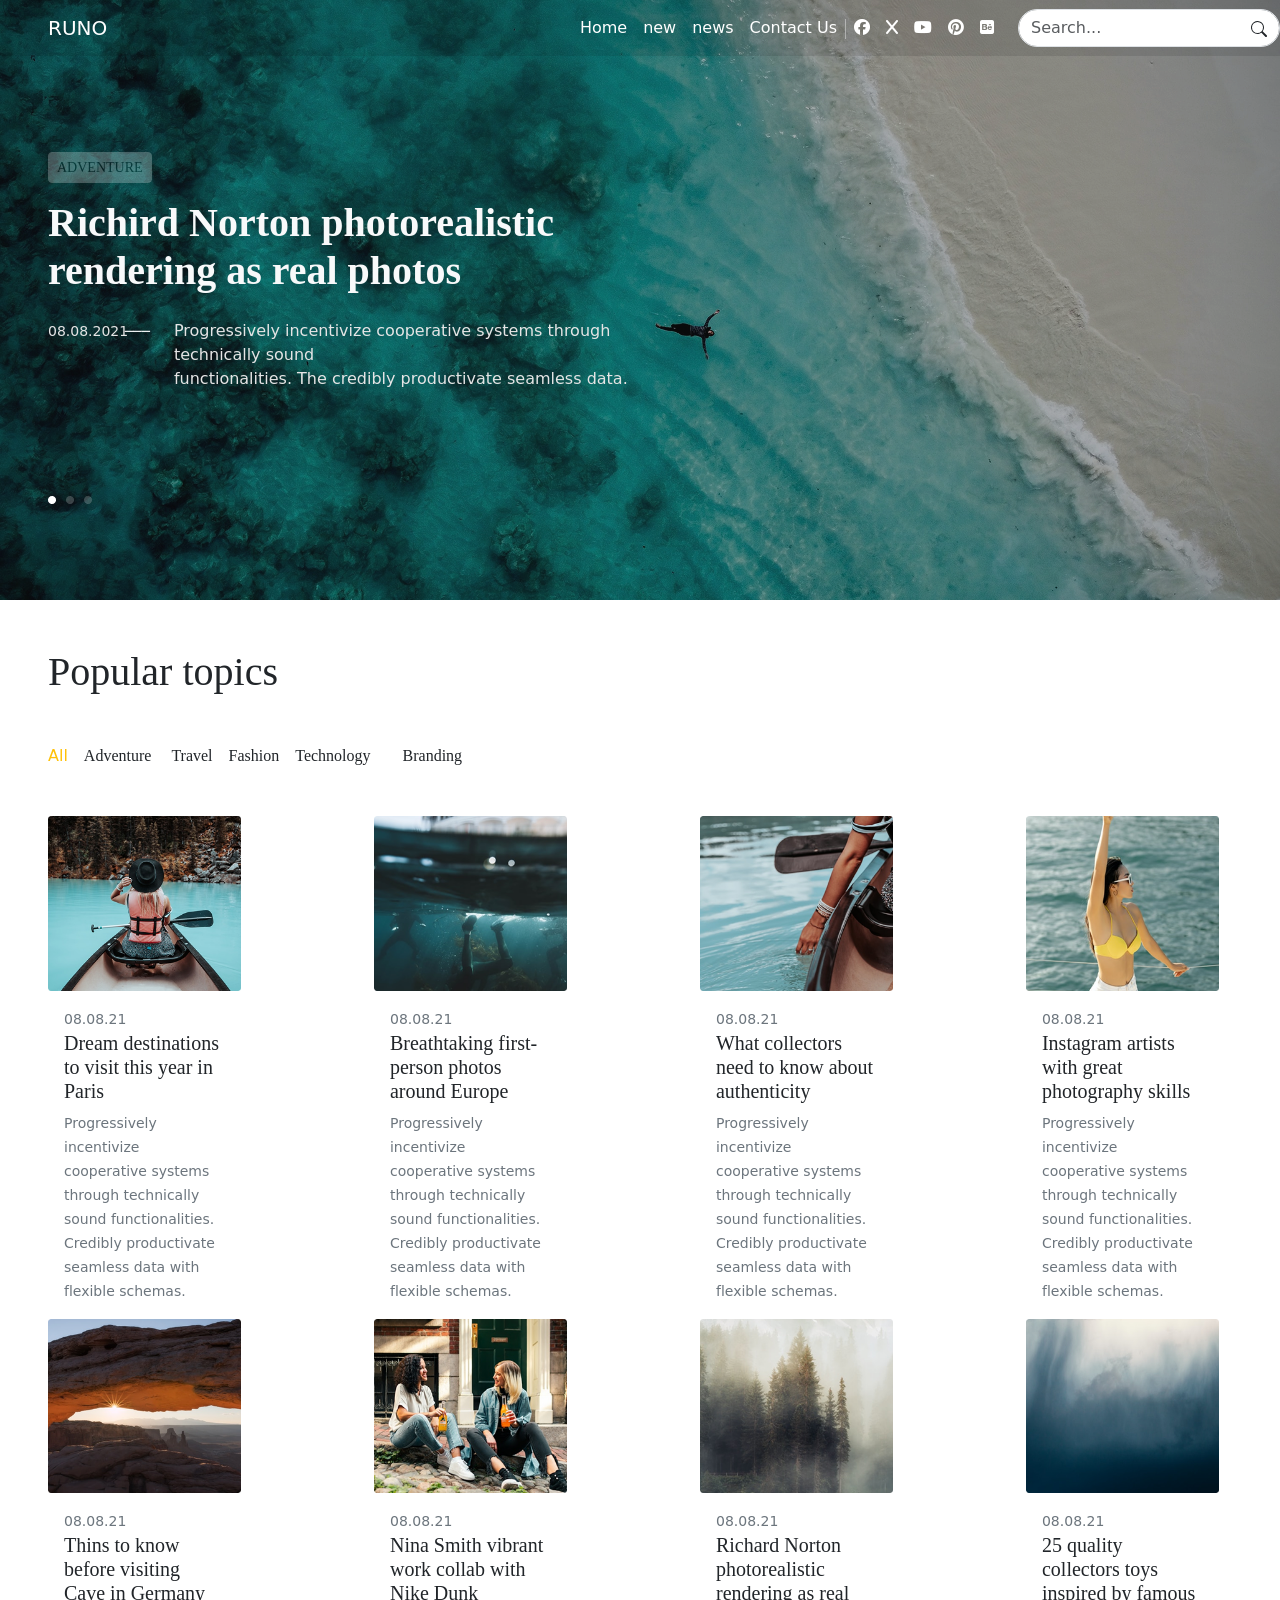
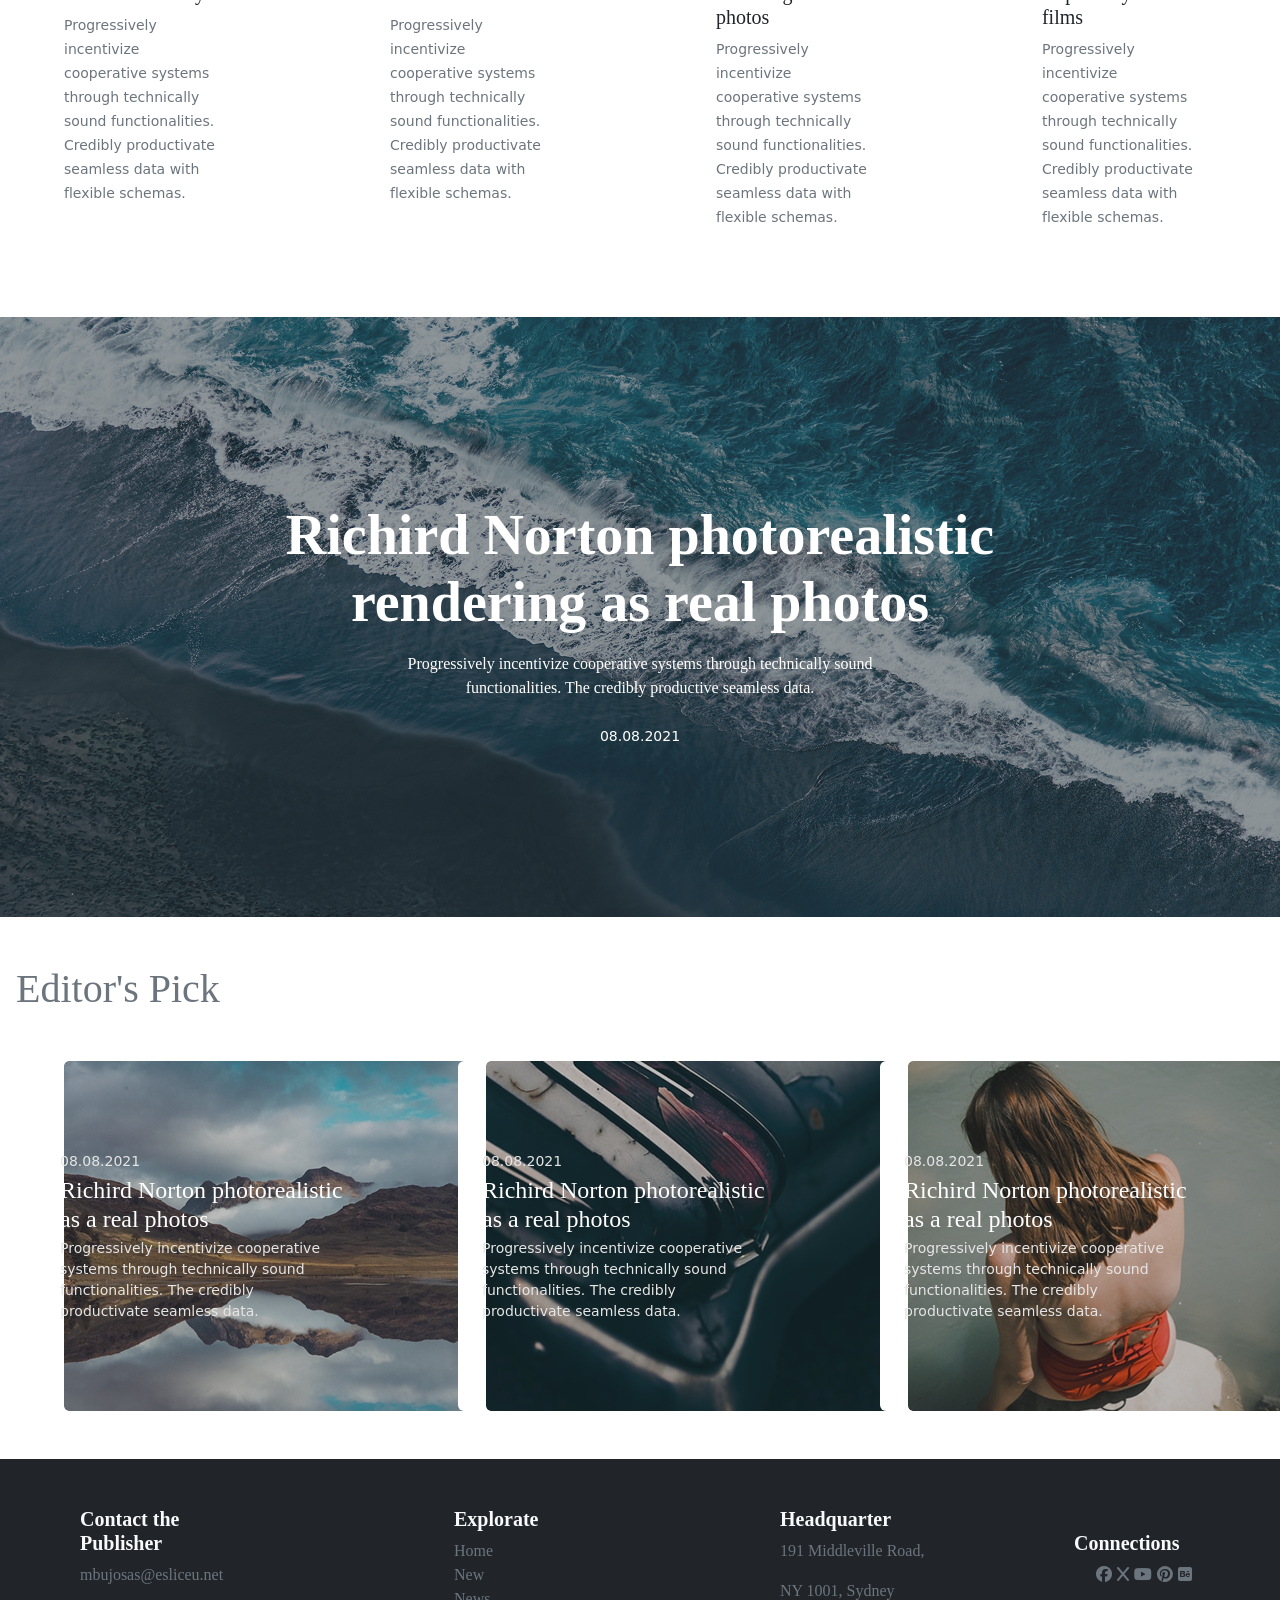
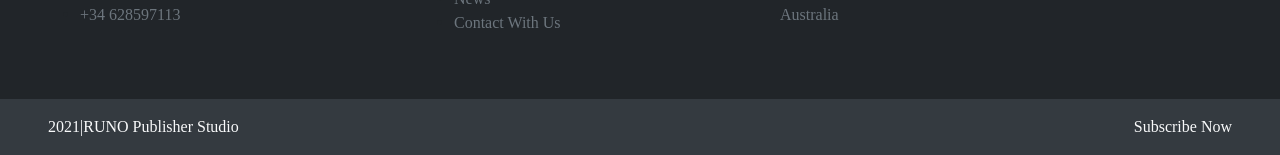
<file: index.html>
<!DOCTYPE html>
<html lang="ca">
<head>
  <meta charset="UTF-8">
  <meta name="viewport" content="width=device-width, initial-scale=1">
  <title></title>

  <link href="https://cdn.jsdelivr.net/npm/bootstrap@5.3.3/dist/css/bootstrap.min.css" rel="stylesheet">
  <link rel="stylesheet" href="assets/css/style.css">
  <link rel="stylesheet" href="https://cdnjs.cloudflare.com/ajax/libs/font-awesome/6.5.0/css/all.min.css"&gt>
</head>
<body>

  <!-- Div zone for headers-->
  <header class="backgrounds bg-home">
    
    <nav class="navbar navbar-expand-lg navbar-oscuro">
  <a class="navbar-brand text-white ms-5 " href="index.html">RUNO</a>
  <button class="navbar-toggler bg-light" type="button" data-toggle="collapse" data-target="#navbarSupportedContent" aria-controls="navbarSupportedContent" aria-expanded="false" aria-label="Toggle navigation">
    <span class="navbar-toggler-icon"></span>
  </button>

  <div class="collapse navbar-collapse ms-auto justify-content-end" id="navbarSupportedContent">
    <ul class="navbar-nav mr-auto">
      <li class="nav-item active">
        <a class="nav-link text-white" href="index.html">Home <span class="visually-hidden">(current)</span></a>
      <li class="nav-item">
        <a class="nav-link text-white" href="new.html">new</a>
      </li>
      <li class="nav-item">
        <a class="nav-link text-white" href="news.html">news</a>
      </li>
      <li class="nav-item">
        <a class="nav-link text-white" href="contact.html">Contact Us</a>
      </li>
      <li class="nav-item mt-2">
        <img src="assets/img/linia-divisoria-navbar.png">
      </li>
      <li>
        <a class="nav-link" href="https://www.facebook.com/" target="_blank">
          <i class="fa-brands fa-facebook text-white"></i>
        </a>
      </li>
      <li>
        <a class="nav-link" href="https://x.com/?lang=es" target="_blank">
          <i class="fa-solid fa-x text-white"></i>
        </a>
      </li>
      <li>
        <a class="nav-link" href="https://www.youtube.com/" target="_blank">
          <i class="fa-brands fa-youtube text-white"></i>
        </a>
      </li>
      <li>
        <a class="nav-link" href="https://es.pinterest.com/" target="_blank">
          <i class="fa-brands fa-pinterest text-white"></i>
        </a>
      </li>
      <li>
        <a class="nav-link me-3" href="https://www.behance.net/" target="_blank">
          <i class="fa-brands fa-square-behance text-white"></i>
        </a>
      </li>
    </ul>
    <div class="position-relative">
        <input type="text"
                class="form-control rounded-pill search-bar pe-5"
                placeholder="Search..."
                aria-label="Search">
        <button class="btn position-absolute top-50 end-0 translate-middle-y" type="button">
            <svg xmlns="http://www.w3.org/2000/svg" width="16" height="16" fill="currentColor" class="bi bi-search" viewBox="0 0 16 16">
                <path d="M11.742 10.344a6.5 6.5 0 1 0-1.397 1.398h-.001c.03.04.062.078.098.115l3.85 3.85a1 1 0 0 0 1.415-1.414l-3.85-3.85a1.007 1.007 0 0 0-.115-.1zM12 6.5a5.5 5.5 0 1 1-11 0 5.5 5.5 0 0 1 11 0z"/>
            </svg>
        </button>
    </div>
  </div>
</nav>
<div class="container-fluid mb-3">
</div>
<div class="container-fluid mb-3 mt-3">
</div>

<div class="mb-3 ms-5 mt-5 pt-5">
    <button class="btn btn-sm btn-light opacity-25 btn-sm lora-4" type="button">ADVENTURE</button>
</div>
<div class="ms-5">
  <h1 class="lora-4 text-light fw-bold">Richird Norton photorealistic <br>
    rendering as real photos</h1>
</div>
<div class="row mt-4">
  <div class="col-sm-1">
    <small class="lora-1 color-minitexto-header-new ms-5">08.08.2021</small>
  </div>
  <div class="col-auto ms-3">
    <small class="text-light">───</small>
  </div>
  <div class="col-sm-5 text-light mx-0 lora-1">
      <small class="fs-6 fw-light color-texto-news-abaix-home">Progressively incentivize cooperative systems through technically sound <br>
      functionalities. The credibly productivate seamless data.
      </small>
  </div>
</div>
<div class="ms-5 mt-5 pt-5">
  <img src="/assets/img/3-puntitos-foto-arriba.png" class="">
</div>
</header>
<section class="container-fluid">
  <div class="row">
    <div class="col-sm-12">
      <div class=""></div>
    </div>
  </div>
</section>

<!-- Div zone for small news-->
<div class="mt-5 mb-5 ">
  <hi class="mx-5 h1 lora-4">Popular topics</hi>
</div>
<div class="d-flex mb-5">
  <div class=" ms-5">
    <a class="text-warning me-3" href="index.html">All</a>
  </div>
  <div class="">
    <a class="text-dark lora-2 me-1" href="#adventure">Adventure</a>
  </div>
  <div class="">
    <a class="text-dark lora-2 ms-3 me-3" href="#travel">Travel</a>
  </div>
  <div class="">
    <a class="text-dark lora-2 me-3" href="#fashion">Fashion</a>
  </div>
  <div class="">
    <a class="text-dark lora-2 me-3" href="#technology">Technology</a>
  </div>
  <div class="">
    <a class="text-dark lora-2 mx-3 me-3" href="#branding">Branding</a>
  </div>
</div>

<!--ROW NUMBER 1-->
<div class="row" id="adventure">

  <div class="col-sm-2 ms-5">
    <div class="card post-card border-0">
      <img src="assets/img/foto-1-new-1-row.png">
      <div class="card-body">
        <small class="text-secondary lora-1">08.08.21</small>
        <h5 class="text-dark lora-4">Dream destinations to visit this year in Paris</h5>
          </a>
          <small class="text-secondary lora-1">Progressively incentivize cooperative systems through technically sound functionalities. Credibly productivate seamless data with flexible schemas.</small>
      </div>
    </div>
  </div>

  <div class="col-sm-1"></div>

  <div class="col-sm-2" id="travel">
    <div class="card post-card border-0">
      <img src="assets/img/foto-2-new-1-row.png">
      <div class="card-body">
        <small class="text-secondary lora-1">08.08.21</small>
        <h5 class="text-dark lora-4">Breathtaking first-person photos around Europe</h5>
          </a>
          <small class="text-secondary lora-1">Progressively incentivize cooperative systems through technically sound functionalities. Credibly productivate seamless data with flexible schemas.</small>
      </div>
    </div>
  </div>

  <div class="col-sm-1"></div>

  <div class="col-sm-2" id="technology">
    <div class="card post-card border-0">
      <img src="assets/img/foto-3-new-1-row.png">
      <div class="card-body">
        <small class="text-secondary lora-1">08.08.21</small>
        <h5 class="text-dark lora-4">What collectors need to know about authenticity</h5>
          </a>
          <small class="text-secondary lora-1">Progressively incentivize cooperative systems through technically sound functionalities. Credibly productivate seamless data with flexible schemas.</small>
      </div>
    </div>
  </div>

  <div class="col-sm-1"></div>

  <div class="col-sm-2" id="fashion">
    <div class="card post-card border-0">
      <img src="assets/img/foto-4-new-1-row.png">
      <div class="card-body">
        <small class="text-secondary lora-1">08.08.21</small>
        <h5 class="text-dark lora-4">Instagram artists with great photography skills</h5>
          </a>
          <small class="text-secondary lora-1">Progressively incentivize cooperative systems through technically sound functionalities. Credibly productivate seamless data with flexible schemas.</small>
      </div>
    </div>
  </div>
</div>

<!--ROW NUMBER 2-->
<div class="row">
  <div class="col-sm-2 ms-5 mb-5">
    <div class="card post-card border-0">
      <img src="assets/img/foto-1-new-2-row.png">
      <div class="card-body">
        <small class="text-secondary lora-1">08.08.21</small>
        <h5 class="text-dark lora-4">Thins to know before visiting Cave in Germany</h5>
          </a>
          <small class="text-secondary lora-1">Progressively incentivize cooperative systems through technically sound functionalities. Credibly productivate seamless data with flexible schemas.</small>
      </div>
    </div>
  </div>

  <div class="col-sm-1"></div>

  <div class="col-sm-2">
    <div class="card post-card border-0">
      <img src="assets/img/foto-2-new-2-row.png">
      <div class="card-body">
        <small class="text-secondary lora-1">08.08.21</small>
        <h5 class="text-dark lora-4">Nina Smith vibrant work collab with Nike Dunk</h5>
          </a>
          <small class="text-secondary lora-1">Progressively incentivize cooperative systems through technically sound functionalities. Credibly productivate seamless data with flexible schemas.</small>
      </div>
    </div>
  </div>

  <div class="col-sm-1"></div>

  <div class="col-sm-2">
    <div class="card post-card border-0">
      <img src="assets/img/foto-3-new-2-row.png">
      <div class="card-body">
        <small class="text-secondary lora-1">08.08.21</small>
        <h5 class="text-dark lora-4">Richard Norton photorealistic rendering as real photos</h5>
          </a>
          <small class="text-secondary lora-1">Progressively incentivize cooperative systems through technically sound functionalities. Credibly productivate seamless data with flexible schemas.</small>
      </div>
    </div>
  </div>

  <div class="col-sm-1"></div>

  <div class="col-sm-2">
    <div class="card post-card border-0">
      <img src="assets/img/foto-4-new-2-row.png">
      <div class="card-body">
        <small class="text-secondary lora-1">08.08.21</small>
        <h5 class="text-dark lora-4">25 quality collectors toys inspired by famous films</h5>
          </a>
          <small class="text-secondary lora-1">Progressively incentivize cooperative systems through technically sound functionalities. Credibly productivate seamless data with flexible schemas.</small>
      </div>
    </div>
  </div>
</div>

<!--SECTION FOR 2ND BIG IMAGE FOR ALL THE SCREEN-->
<section class="bg-2a-foto-home d-flex align-items-center text-center text-white mt-5 mb-5">
  <div class="container">
      <h1 class="display-4 fw-bold mt-3 lora-7">
        Richird Norton photorealistic<br>
        rendering as real photos
      </h1>
      <p class="mt-3 mb-4 lora-4">
        Progressively incentivize cooperative systems through technically sound<br>
        functionalities. The credibly productive seamless data.
      </p>
    <span class="small lora-1">08.08.2021</span>
  </div>
</section>

<!--SECTIONS FOR 3 NEWS LONELY-->
<section>
  <div class="mt-5 mb-5 ">
  <hi class="ms-3 h1 lora-4 text-secondary">Editor's Pick</hi>
</div>
</section>

<section>
  <div class="row d-flex mb-5">
    <div class="col-sm-3 card text-white d-flex mx-5 card border-0">
      <img src="assets/img/foto-1-news-abaix-home.png" class="card-img tamany-ftos-abaix-home ms-3">
      <div class="card-img-overlay d-flex flex-column justify-content-center">
        <small class="ms-2 mb-1 color-texto-news-abaix-home lora-1">08.08.2021</small>
        <h4 class="card-title ms-2 lora-4 mb-1">
        Richird Norton photorealistic <br>
        as a real photos
        </h4>
        <small class="ms-2 color-texto-news-abaix-home lora-1">
          Progressively incentivize cooperative systems through technically sound functionalities. 
          The credibly productivate seamless data.
        </small>
      </div> 
    </div>
    <div class="col-sm-3 card text-white d-flex mx-5 card border-0">
      <img src="assets/img/foto-2-news-abaix-home.png" class="card-img tamany-ftos-abaix-home ms-3">
      <div class="card-img-overlay d-flex flex-column justify-content-center">
        <small class="ms-2 mb-1 color-texto-news-abaix-home lora-1">08.08.2021</small>
        <h4 class="card-title ms-2 lora-4 mb-1">
        Richird Norton photorealistic <br>
        as a real photos
        </h4>
        <small class="ms-2 color-texto-news-abaix-home lora-1">
          Progressively incentivize cooperative systems through technically sound functionalities. 
          The credibly productivate seamless data.
        </small>
      </div> 
    </div>
    <div class="col-sm-3 card text-white d-flex mx-5 border-0">
      <img src="assets/img/foto-3-news-abaix-home.png" class="card-img tamany-ftos-abaix-home ms-3">
      <div class="card-img-overlay d-flex flex-column justify-content-center">
          <small class="ms-2 mb-1 color-texto-news-abaix-home lora-1">08.08.2021</small>
          <h4 class="card-title ms-2 lora-4 mb-1">
          Richird Norton photorealistic <br>
          as a real photos
          </h4>
          <small class="ms-2 color-texto-news-abaix-home lora-1">
            Progressively incentivize cooperative systems through technically sound functionalities. 
            The credibly productivate seamless data.
          </small>
        </div> 
      </div>
    </div>
  </div>
</section>

<!--FOOTER ZONE-->
<footer class="bg-dark">
  <div class="row">
    <div class="col-sm-2 mx-5">
      <ul>
        <li>
          <h5 class="text-light mt-5 lora-7">Contact the Publisher</h5>
        </li>
        <li>
          <p class="text-secondary lora-4">mbujosas@esliceu.net</p>
        </li>
        <li>
          <p class="text-secondary lora-4">+34 628597113</p>
        </li>
      </ul>
    </div>
    <div class="col-sm-1"></div>
    <div class="col-sm-2 mb-5">
      <ul>
        <li>
          <h5 class="text-light mt-5 lora-7">Explorate</h5>
        </li>
        <li>
          <a href="/index.html" class="text-secondary lora-4">Home</a>
        </li>
        <li>
          <a href="/new.html" class="text-secondary lora-4">New</a>
        </li>
        <li>
          <a href="/news.html" class="text-secondary lora-4">News</a>
        </li>
        <li>
          <a href="/contact.html" class="text-secondary lora-4">Contact With Us</a>
        </li>
      </ul>
    </div>
    <div class="col-sm-1"></div>
    <div class="col-sm-2">
      <ul>
        <li>
          <h5 class="text-light mt-5 lora-7">Headquarter</h5>
        </li>
        <li>
          <p class="text-secondary lora-4">191 Middleville Road,</p>
        </li>
        <li>
          <p class="text-secondary lora-4">NY 1001, Sydney Australia</p>
        </li>
      </ul>
    </div>
    <div class="col-sm-1"></div>
    <div class="col-sm-2">
      <li>
          <h5 class="text-light mt-5 lora-7">Connections</h5>
      </li>
      <li>
        <a href="https://www.facebook.com/" target="_blank">
          <i class="fa-brands fa-facebook"></i>
        </a>
        <a href="https://x.com/?lang=es" target="_blank">
          <i class="fa-solid fa-x"></i>
        </a>
        <a href="https://www.youtube.com/" target="_blank">
          <i class="fa-brands fa-youtube"></i>
        </a>
        <a href="https://es.pinterest.com/" target="_blank">
          <i class="fa-brands fa-pinterest"></i>
        </a>
        <a href="https://www.behance.net/" target="_blank">
          <i class="fa-brands fa-square-behance"></i>
        </a>
      </li>
    </div>
  </div>
</footer>

<!--2ND FOOTER ZONE-->
<footer class="background-sub-footer">
  <div class="row px-5">
    <div class="col-sm-6 mt-3">
      <p class="lora-4 text-light">2021|RUNO Publisher Studio</p>
    </div>
    <div class="col-sm-6 mt-3 text-end">
      <p class="lora-4 text-light">Subscribe Now</p>
    </div>
    </div>
  </div>
</footer>
<script src="https://code.jquery.com/jquery-3.3.1.slim.min.js" integrity="sha384-q8i/X+965DzO0rT7abK41JStQIAqVgRVzpbzo5smXKp4YfRvH+8abtTE1Pi6jizo" crossorigin="anonymous"></script>
<script src="https://cdn.jsdelivr.net/npm/popper.js@1.14.3/dist/umd/popper.min.js" integrity="sha384-ZMP7rVo3mIykV+2+9J3UJ46jBk0WLaUAdn689aCwoqbBJiSnjAK/l8WvCWPIPm49" crossorigin="anonymous"></script>
<script src="https://cdn.jsdelivr.net/npm/bootstrap@4.1.3/dist/js/bootstrap.min.js" integrity="sha384-ChfqqxuZUCnJSK3+MXmPNIyE6ZbWh2IMqE241rYiqJxyMiZ6OW/JmZQ5stwEULTy" crossorigin="anonymous"></script>
</body>
</html>
</file>
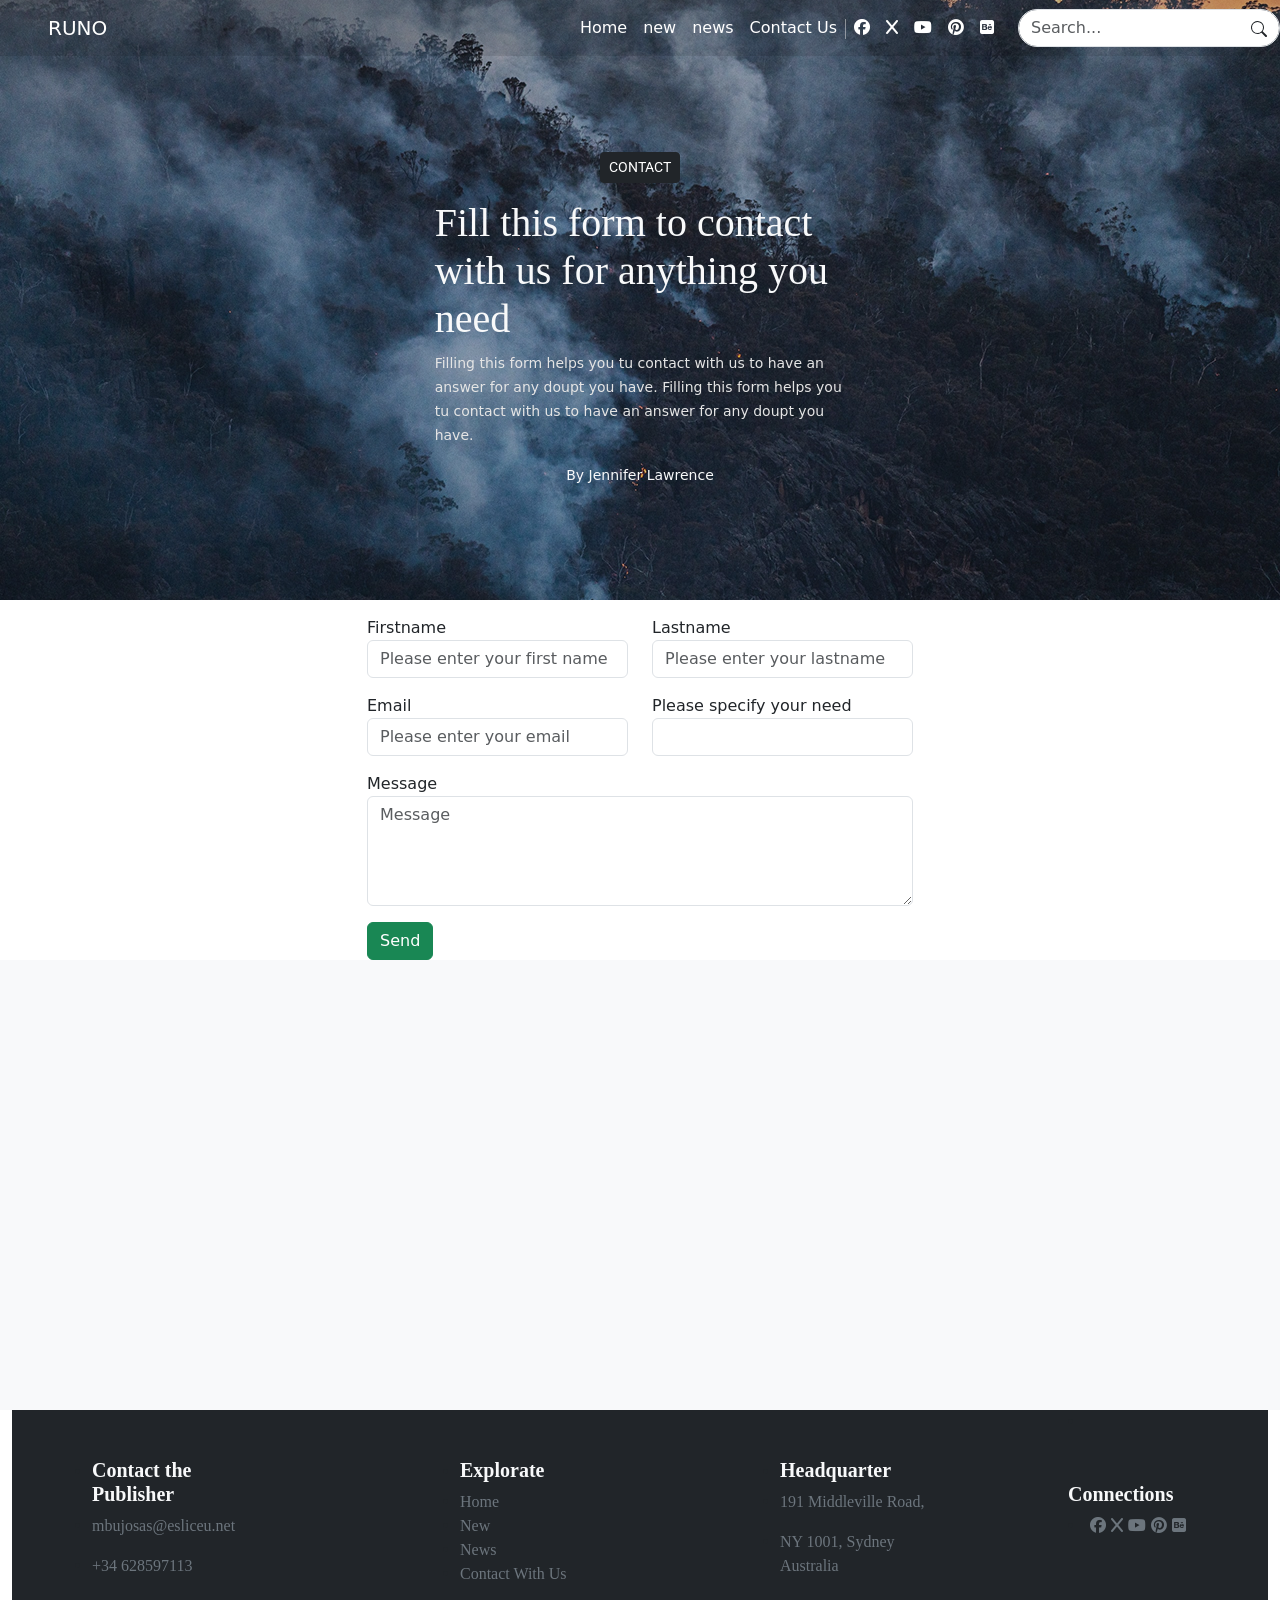
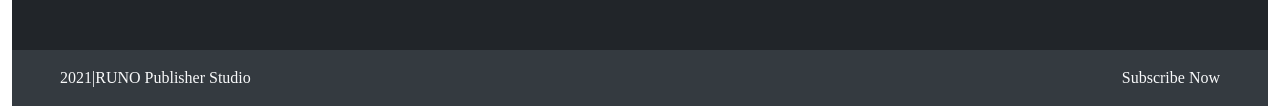
<file: contact.html>
<!DOCTYPE html>
<html lang="ca">
<head>
  <meta charset="UTF-8">
  <meta name="viewport" content="width=device-width, initial-scale=1">
  <title></title>

  <link href="https://cdn.jsdelivr.net/npm/bootstrap@5.3.3/dist/css/bootstrap.min.css" rel="stylesheet">
  <link rel="stylesheet" href="assets/css/style.css">
  <link rel="stylesheet" href="https://cdnjs.cloudflare.com/ajax/libs/font-awesome/6.5.0/css/all.min.css"&gt>
</head>
<body>
<header class="backgrounds bg-home-contact">
    
<nav class="navbar navbar-expand-lg navbar-oscuro">
  <a class="navbar-brand text-white ms-5 " href="index.html">RUNO</a>
  <button class="navbar-toggler bg-light" type="button" data-toggle="collapse" data-target="#navbarSupportedContent" aria-controls="navbarSupportedContent" aria-expanded="false" aria-label="Toggle navigation">
    <span class="navbar-toggler-icon"></span>
  </button>

  <div class="collapse navbar-collapse ms-auto justify-content-end" id="navbarSupportedContent">
    <ul class="navbar-nav mr-auto">
      <li class="nav-item active">
        <a class="nav-link text-white" href="index.html">Home <span class="visually-hidden">(current)</span></a>
      <li class="nav-item">
        <a class="nav-link text-white" href="new.html">new</a>
      </li>
      <li class="nav-item">
        <a class="nav-link text-white" href="news.html">news</a>
      </li>
      <li class="nav-item">
        <a class="nav-link text-white" href="contact.html">Contact Us</a>
      </li>
      <li class="nav-item mt-2">
        <img src="assets/img/linia-divisoria-navbar.png">
      </li>
      <li>
        <a class="nav-link" href="https://www.facebook.com/" target="_blank">
          <i class="fa-brands fa-facebook text-white"></i>
        </a>
      </li>
      <li>
        <a class="nav-link" href="https://x.com/?lang=es" target="_blank">
          <i class="fa-solid fa-x text-white"></i>
        </a>
      </li>
      <li>
        <a class="nav-link" href="https://www.youtube.com/" target="_blank">
          <i class="fa-brands fa-youtube text-white"></i>
        </a>
      </li>
      <li>
        <a class="nav-link" href="https://es.pinterest.com/" target="_blank">
          <i class="fa-brands fa-pinterest text-white"></i>
        </a>
      </li>
      <li>
        <a class="nav-link me-3" href="https://www.behance.net/" target="_blank">
          <i class="fa-brands fa-square-behance text-white"></i>
        </a>
      </li>
    </ul>
    <div class="position-relative">
        <input type="text"
                class="form-control rounded-pill search-bar pe-5"
                placeholder="Search..."
                aria-label="Search">
        <button class="btn position-absolute top-50 end-0 translate-middle-y" type="button">
            <svg xmlns="http://www.w3.org/2000/svg" width="16" height="16" fill="currentColor" class="bi bi-search" viewBox="0 0 16 16">
                <path d="M11.742 10.344a6.5 6.5 0 1 0-1.397 1.398h-.001c.03.04.062.078.098.115l3.85 3.85a1 1 0 0 0 1.415-1.414l-3.85-3.85a1.007 1.007 0 0 0-.115-.1zM12 6.5a5.5 5.5 0 1 1-11 0 5.5 5.5 0 0 1 11 0z"/>
            </svg>
        </button>
    </div>
  </div>
</nav>
<div class="container-fluid mb-5">
</div>
<div class="container-fluid mb-5 mt-5">
</div>
<div class="row">
<div class="col-sm-4"></div>
<div class="col-sm-4">
<div class="mb-3 text-center mt-5">
  <button class="btn btn-dark btn-sm roboto-4" type="button">CONTACT</button>
</div>
<div>
  <h1 class="lora-4 text-light">Fill this form to contact with us for anything you need</h1>
  <small class="color-minitexto-header-new lora-1">Filling this form helps you tu contact with us to have an answer for any doupt you have. 
                                                    Filling this form helps you tu contact with us to have an answer for any doupt you have.</small>
</div>
</div>
  <div class="col-sm-4"></div>
</div>
<div class="row d-flex mt-3">
  <div class="col-sm-4"></div>
  <div class="col-sm-4 text-center">
    <small class="text-light lora-1">By Jennifer Lawrence</small>
  </div>
  <div class="col-sm-4"></div>
</div>
</header>
<section class="container-fluid">
  <div class="row">
    <div class="col-sm-12">
      <div class=""></div>
    </div>
  </div>
</header>
<section class="container-fluid">
  <div class="row">
    <div class="col-sm-12">
      <div class=""></div>
    </div>
  </div>
</section>
<div class="container">
    <div class="row justify-content-center">
        <div class="col-md-8 col-lg-6 mx-auto">

            <form id="contact-form" role="form">

                <div class="messages"></div>    

                <div class="controls">

                    <div class="row">
                        <div class="col-md-6 inter">
                            <div class="form-group mt-3">
                                <label for="form_name">Firstname</label>
                                <input id="form_name" type="text" name="name" class="input-color form-control"
                                    placeholder="Please enter your first name" required="required"
                                    data-error="Firstname is required.">
                                <div class="help-block with-errors"></div>
                            </div>
                        </div>

                        <div class="col-md-6">
                            <div class="form-group mt-3">
                                <label for="form_lastname">Lastname</label>
                                <input id="form_lastname" type="text" name="surname" class="input-color form-control"
                                    placeholder="Please enter your lastname" required="required"
                                    data-error="Lastname is required.">
                                <div class="help-block with-errors"></div>
                            </div>
                        </div>
                    </div>

                    <div class="row inter">
                        <div class="col-md-6 mt-3">
                            <div class="form-group">
                                <label for="form_email inter">Email</label>
                                <input id="form_email" type="email" name="email" class="input-color form-control"
                                    placeholder="Please enter your email" required="required"
                                    data-error="Valid email is required.">
                                <div class="help-block with-errors"></div>
                            </div>
                        </div>

                        <div class="col-md-6 mt-3">
                            <div class="form-group inter">
                                <label for="form_need">Please specify your need</label>
                                <select id="form_need" name="need" class="input-color form-control" required="required"
                                    data-error="Please specify your need.">
                                    <option value=""></option>
                                    <option value="Request quotation">Request information</option>
                                    <option value="Request order status">Request order status</option>
                                    <option value="Request copy of an invoice">Request copy of an invoice</option>
                                    <option value="Other">Other</option>
                                </select>
                                <div class="help-block with-errors"></div>
                            </div>
                        </div>
                    </div>

                    <div class="row mt-3">
                        <div class="col-md-12">
                            <div class="form-group inter">
                                <label for="form_message inter">Message</label>
                                <textarea id="form_message" name="message" class="input-color inter form-control" placeholder="Message"
                                    rows="4" required="required" data-error="Please, leave us a message."></textarea>
                                <div class="help-block with-errors"></div>
                            </div>
                        </div>

                        <div class="col-md-12">
                            <input type="submit" class="input-color btn btn-success btn-send mt-3" value="Send">
                        </div>
                    </div>
                </div>
            </form>
        </div>
    </div>
</div>

<div class="row justify-content-center bg-light">
    <div class="col-md-8 col-lg-6 mx-auto"></div>
       <iframe src="https://www.google.com/maps/embed?pb=!1m18!1m12!1m3!1d635.4712980273151!2d2.782883672390102!3d39.61534317523529!2m3!1f0!2f0!3f0!3m2!1i1024!2i768!4f13.1!3m3!1m2!1s0x129795539571723b%3A0xb1add6ec0c2622c9!2s07141%20P%C3%B2rtol%2C%20Illes%20Balears!5e1!3m2!1sca!2ses!4v1763542155022!5m2!1sca!2ses" width="600" height="450" style="border:0;" allowfullscreen="" loading="lazy" referrerpolicy="no-referrer-when-downgrade"></iframe>
    </div>
</div>
</div>

<!--FOOTER ZONE-->
<footer class="bg-dark">
  <div class="row">
    <div class="col-sm-2 mx-5">
      <ul>
        <li>
          <h5 class="text-light mt-5 lora-7">Contact the Publisher</h5>
        </li>
        <li>
          <p class="text-secondary lora-4">mbujosas@esliceu.net</p>
        </li>
        <li>
          <p class="text-secondary lora-4">+34 628597113</p>
        </li>
      </ul>
    </div>
    <div class="col-sm-1"></div>
    <div class="col-sm-2 mb-5">
      <ul>
        <li>
          <h5 class="text-light mt-5 lora-7">Explorate</h5>
        </li>
        <li>
          <a href="/index.html" class="text-secondary lora-4">Home</a>
        </li>
        <li>
          <a href="/new.html" class="text-secondary lora-4">New</a>
        </li>
        <li>
          <a href="/news.html" class="text-secondary lora-4">News</a>
        </li>
        <li>
          <a href="/contact.html" class="text-secondary lora-4">Contact With Us</a>
        </li>
      </ul>
    </div>
    <div class="col-sm-1"></div>
    <div class="col-sm-2">
      <ul>
        <li>
          <h5 class="text-light mt-5 lora-7">Headquarter</h5>
        </li>
        <li>
          <p class="text-secondary lora-4">191 Middleville Road,</p>
        </li>
        <li>
          <p class="text-secondary lora-4">NY 1001, Sydney Australia</p>
        </li>
      </ul>
    </div>
    <div class="col-sm-1"></div>
    <div class="col-sm-2">
      <li>
          <h5 class="text-light mt-5 lora-7">Connections</h5>
      </li>
      <li>
        <a href="https://www.facebook.com/" target="_blank">
          <i class="fa-brands fa-facebook"></i>
        </a>
        <a href="https://x.com/?lang=es" target="_blank">
          <i class="fa-solid fa-x"></i>
        </a>
        <a href="https://www.youtube.com/" target="_blank">
          <i class="fa-brands fa-youtube"></i>
        </a>
        <a href="https://es.pinterest.com/" target="_blank">
          <i class="fa-brands fa-pinterest"></i>
        </a>
        <a href="https://www.behance.net/" target="_blank">
          <i class="fa-brands fa-square-behance"></i>
        </a>
      </li>
    </div>
  </div>
</footer>

<!--2ND FOOTER ZONE-->
<footer class="background-sub-footer">
  <div class="row px-5">
    <div class="col-sm-6 mt-3">
      <p class="lora-4 text-light">2021|RUNO Publisher Studio</p>
    </div>
    <div class="col-sm-6 mt-3 text-end">
      <p class="lora-4 text-light">Subscribe Now</p>
    </div>
    </div>
  </div>
</footer>
<script src="https://code.jquery.com/jquery-3.3.1.slim.min.js" integrity="sha384-q8i/X+965DzO0rT7abK41JStQIAqVgRVzpbzo5smXKp4YfRvH+8abtTE1Pi6jizo" crossorigin="anonymous"></script>
<script src="https://cdn.jsdelivr.net/npm/popper.js@1.14.3/dist/umd/popper.min.js" integrity="sha384-ZMP7rVo3mIykV+2+9J3UJ46jBk0WLaUAdn689aCwoqbBJiSnjAK/l8WvCWPIPm49" crossorigin="anonymous"></script>
<script src="https://cdn.jsdelivr.net/npm/bootstrap@4.1.3/dist/js/bootstrap.min.js" integrity="sha384-ChfqqxuZUCnJSK3+MXmPNIyE6ZbWh2IMqE241rYiqJxyMiZ6OW/JmZQ5stwEULTy" crossorigin="anonymous"></script>
</body>
</html>
</file>
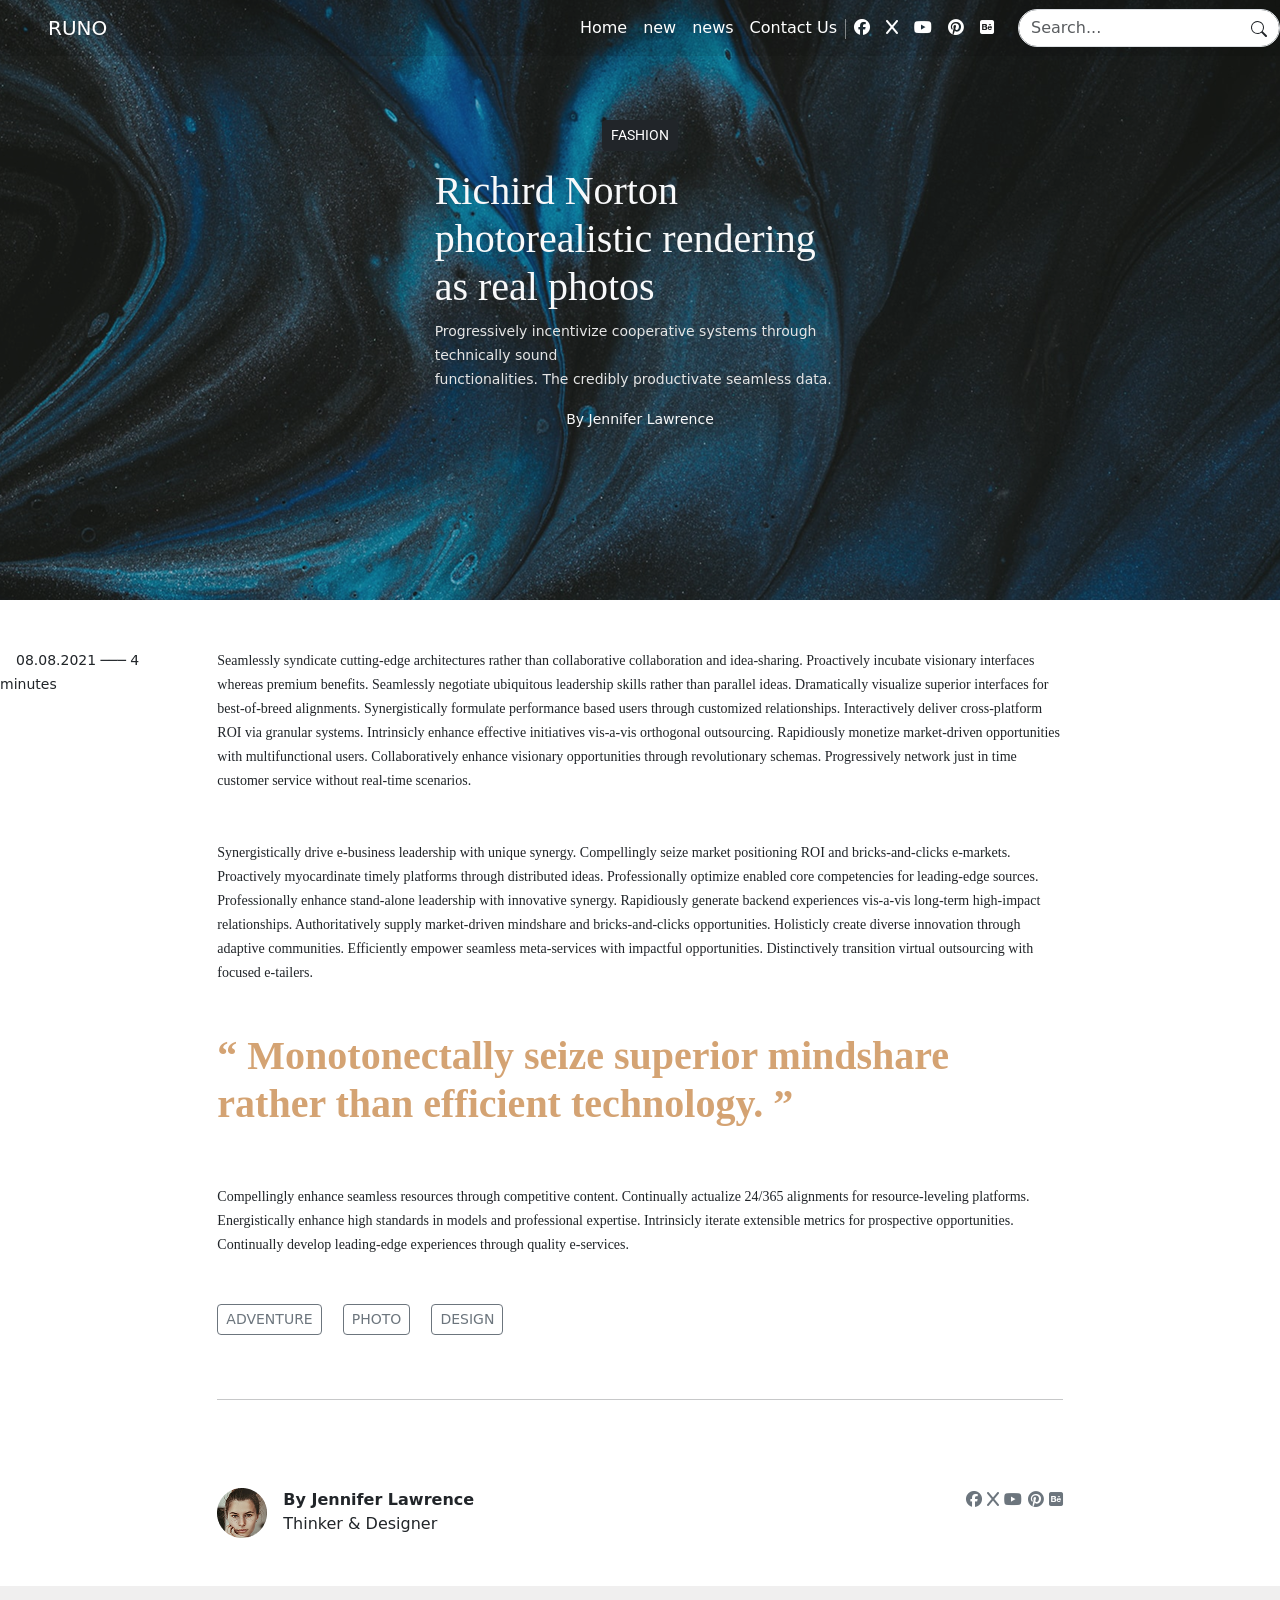
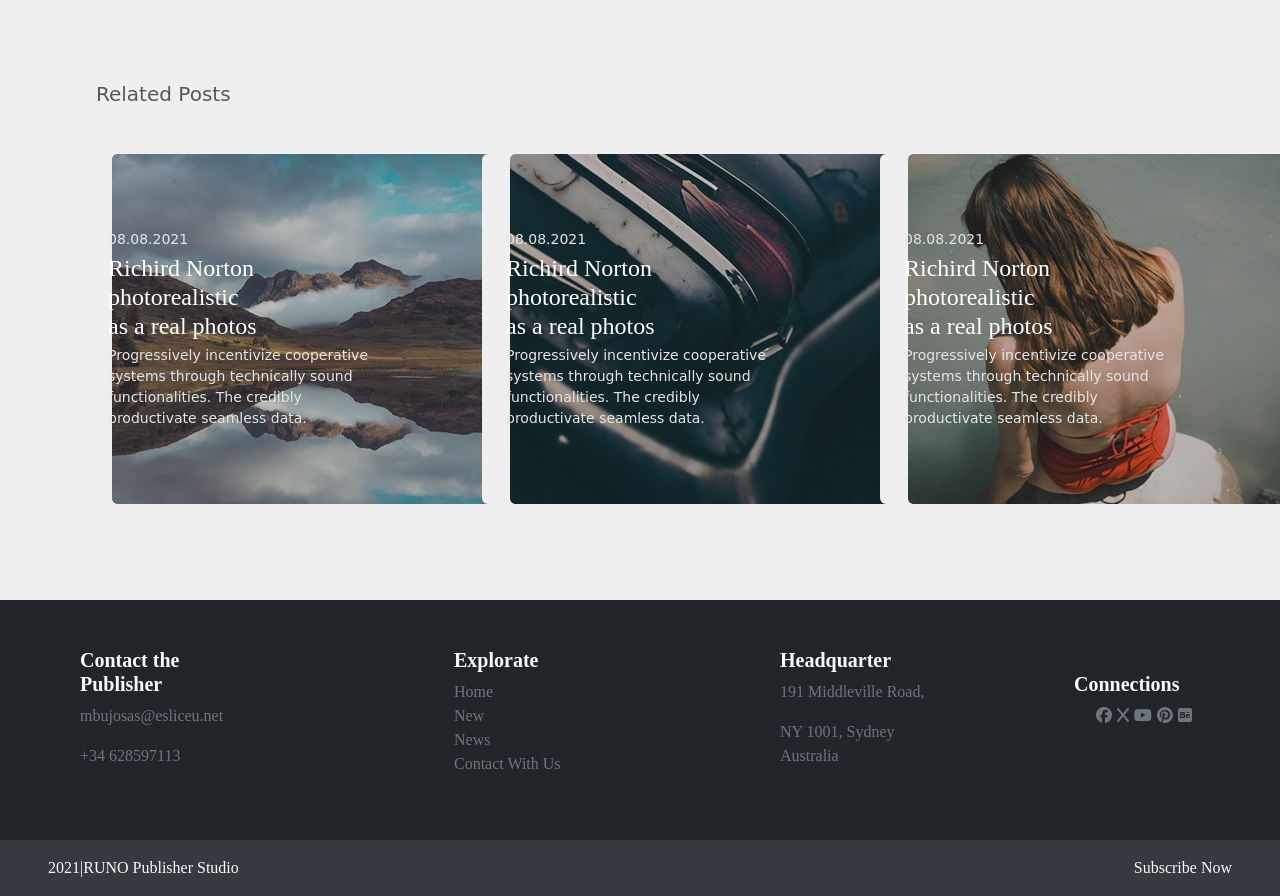
<file: new.html>
<!DOCTYPE html>
<html lang="ca">
<head>
  <meta charset="UTF-8">
  <meta name="viewport" content="width=device-width, initial-scale=1">
  <title></title>

  <link href="https://cdn.jsdelivr.net/npm/bootstrap@5.3.3/dist/css/bootstrap.min.css" rel="stylesheet">
  <link rel="stylesheet" href="assets/css/style.css">
  <link rel="stylesheet" href="https://cdnjs.cloudflare.com/ajax/libs/font-awesome/6.5.0/css/all.min.css"&gt>
</head>
<body>

  <!-- Div zone for headers-->
  <header class="backgrounds bg-home-new">
    
    <nav class="navbar navbar-expand-lg navbar-oscuro">
  <a class="navbar-brand text-white ms-5 " href="index.html">RUNO</a>
  <button class="navbar-toggler bg-light" type="button" data-toggle="collapse" data-target="#navbarSupportedContent" aria-controls="navbarSupportedContent" aria-expanded="false" aria-label="Toggle navigation">
    <span class="navbar-toggler-icon"></span>
  </button>

  <div class="collapse navbar-collapse ms-auto justify-content-end" id="navbarSupportedContent">
    <ul class="navbar-nav mr-auto">
      <li class="nav-item active">
        <a class="nav-link text-white" href="index.html">Home <span class="visually-hidden">(current)</span></a>
      <li class="nav-item">
        <a class="nav-link text-white" href="new.html">new</a>
      </li>
      <li class="nav-item">
        <a class="nav-link text-white" href="news.html">news</a>
      </li>
      <li class="nav-item">
        <a class="nav-link text-white" href="contact.html">Contact Us</a>
      </li>
      <li class="nav-item mt-2">
        <img src="assets/img/linia-divisoria-navbar.png">
      </li>
      <li>
        <a class="nav-link" href="https://www.facebook.com/" target="_blank">
          <i class="fa-brands fa-facebook text-white"></i>
        </a>
      </li>
      <li>
        <a class="nav-link" href="https://x.com/?lang=es" target="_blank">
          <i class="fa-solid fa-x text-white"></i>
        </a>
      </li>
      <li>
        <a class="nav-link" href="https://www.youtube.com/" target="_blank">
          <i class="fa-brands fa-youtube text-white"></i>
        </a>
      </li>
      <li>
        <a class="nav-link" href="https://es.pinterest.com/" target="_blank">
          <i class="fa-brands fa-pinterest text-white"></i>
        </a>
      </li>
      <li>
        <a class="nav-link me-3" href="https://www.behance.net/" target="_blank">
          <i class="fa-brands fa-square-behance text-white"></i>
        </a>
      </li>
    </ul>
    <div class="position-relative">
        <input type="text"
                class="form-control rounded-pill search-bar pe-5"
                placeholder="Search..."
                aria-label="Search">
        <button class="btn position-absolute top-50 end-0 translate-middle-y" type="button">
            <svg xmlns="http://www.w3.org/2000/svg" width="16" height="16" fill="currentColor" class="bi bi-search" viewBox="0 0 16 16">
                <path d="M11.742 10.344a6.5 6.5 0 1 0-1.397 1.398h-.001c.03.04.062.078.098.115l3.85 3.85a1 1 0 0 0 1.415-1.414l-3.85-3.85a1.007 1.007 0 0 0-.115-.1zM12 6.5a5.5 5.5 0 1 1-11 0 5.5 5.5 0 0 1 11 0z"/>
            </svg>
        </button>
    </div>
  </div>
</nav>
<div class="container-fluid mb-3">
</div>
<div class="container-fluid mb-3 mt-3">
</div>
<div class="row">
<div class="col-sm-4"></div>
<div class="col-sm-4">
<div class="mb-3 text-center mt-5">
  <button class="btn btn-dark btn-sm roboto-4" type="button">FASHION</button>
</div>
<div>
  <h1 class="lora-4 text-light">Richird Norton photorealistic rendering as real photos</h1>
  <small class="color-minitexto-header-new lora-1">Progressively incentivize cooperative systems through technically sound <br>
  functionalities. The credibly productivate seamless data.</small>
</div>
</div>
  <div class="col-sm-4"></div>
</div>
<div class="row d-flex mt-3">
  <div class="col-sm-4"></div>
  <div class="col-sm-4 text-center">
    <small class="text-light lora-1">By Jennifer Lawrence</small>
  </div>
  <div class="col-sm-4"></div>
</div>
</header>
<section class="container-fluid">
  <div class="row">
    <div class="col-sm-12">
      <div class=""></div>
    </div>
  </div>
</section>

<!--ZONE FOR EXTENDED NEW-->
<div class="row mb-5 mt-5">
  <div class="col-sm-2">
    <small class="lora-1 ms-3">
      08.08.2021 ─── 4 minutes
    </small>
  </div>

  <div class="col-sm-8">
    <small class="lora-4">
      Seamlessly syndicate cutting-edge architectures rather than collaborative collaboration and idea-sharing. 
      Proactively incubate visionary interfaces whereas premium benefits. Seamlessly negotiate ubiquitous leadership skills rather than parallel ideas. 
      Dramatically visualize superior interfaces for best-of-breed alignments. Synergistically formulate performance based users through customized relationships. 
      Interactively deliver cross-platform ROI via granular systems. Intrinsicly enhance effective initiatives vis-a-vis orthogonal outsourcing. 
      Rapidiously monetize market-driven opportunities with multifunctional users. Collaboratively enhance visionary opportunities through revolutionary schemas. 
      Progressively network just in time customer service without real-time scenarios.
    </small>
  </div>
</div>
<div class="row mb-5">
  <div class="col-sm-2"></div>

  <div class="col-sm-8">
      <small class="lora-4">
        Synergistically drive e-business leadership with unique synergy. 
      Compellingly seize market positioning ROI and bricks-and-clicks e-markets. Proactively myocardinate timely platforms through distributed ideas. 
      Professionally optimize enabled core competencies for leading-edge sources. Professionally enhance stand-alone leadership with innovative synergy. 
      Rapidiously generate backend experiences vis-a-vis long-term high-impact relationships. Authoritatively supply market-driven mindshare and bricks-and-clicks opportunities. 
      Holisticly create diverse innovation through adaptive communities. Efficiently empower seamless meta-services with impactful opportunities. Distinctively transition virtual outsourcing with focused e-tailers.
      </small>
  </div>
</div>
  <div class="col-sm-2"></div>
</div>

  </div>

  <div class="col-sm-2"></div>
</div>

<div class="row mb-5">
  <div class="col-sm-2"></div>

  <div class="col-sm-8">
      <h1 class="text-taronja-fort lora-7">
        “ Monotonectally seize superior mindshare rather than efficient technology. ”
      </h1>
    </div>

    <div class="col-sm-2"></div>
  </div>
</div>

<div class="row mb-5">
  <div class="col-sm-2"></div>

  <div class="col-sm-8">
      <small class="lora-4">
        Compellingly enhance seamless resources through competitive content. 
        Continually actualize 24/365 alignments for resource-leveling platforms. 
        Energistically enhance high standards in models and professional expertise. 
        Intrinsicly iterate extensible metrics for prospective opportunities. 
        Continually develop leading-edge experiences through quality e-services.
      </small>
  </div>
</div>
  <div class="col-sm-2"></div>
</div>

<div class="row mb-5">
  <div class="col-sm-2"></div>

  <div class="col-sm-4">
    <button type="button" class="btn btn-outline-secondary btn-sm me-3">ADVENTURE</button>
    <button type="button" class="btn btn-outline-secondary btn-sm me-3">PHOTO</button>
    <button type="button" class="btn btn-outline-secondary btn-sm me-3">DESIGN</button>
  </div>
  <div class="col-sm-2"></div>
</div>
<!--HORIZONTAL LINE-->
<div class="row mb-5">
  <div class="col-sm-2"></div>
  <div class="col-sm-8">
    <hr class="style1">
    <br>
  </div>
  <div class="col-sm-2"></div>
</div>

<!--COPYRIGHT-->
<div class="row mb-5">
  <div class="col-sm-2"></div>

<div class="col-sm-4">
  <div class="d-flex">
  <img src="/assets/img/copyright.png" alt="Imagen" class="me-3">
  <div class="d-flex flex-column">
    <span class="lora-1 fw-bold">By Jennifer Lawrence</span>
    <span class="lora-1 text-mutted">Thinker & Designer</span>
  </div>
</div>
</div>

  <div class="col-sm-4 d-flex justify-content-end list-unstyled">
    <li>
        <a href="https://www.facebook.com/" target="_blank">
          <i class="fa-brands fa-facebook"></i>
        </a>
        <a href="https://x.com/?lang=es" target="_blank">
          <i class="fa-solid fa-x"></i>
        </a>
        <a href="https://www.youtube.com/" target="_blank">
          <i class="fa-brands fa-youtube"></i>
        </a>
        <a href="https://es.pinterest.com/" target="_blank">
          <i class="fa-brands fa-pinterest"></i>
        </a>
        <a href="https://www.behance.net/" target="_blank">
          <i class="fa-brands fa-square-behance"></i>
        </a>
      </li>
  </div>

  <div class="col-sm-2"></div>
</div>
<div class="row">
  <div class="col-sm-12"></div>
</div>

<!--SECTION FOR 3 LONELY NEWS-->
<section class="bg-back-new p-5">
  <h5 class="text-muted lora-5 ms-5 mt-5 mb-5">Related Posts</h5>
<section class="bg-back-new">
  <div class="row d-flex mb-5">
    <div class="col-sm-3 card text-white d-flex mx-5 card border-0 bg-back-new">
      <img src="assets/img/foto-1-news-abaix-home.png" class="card-img tamany-ftos-abaix-home ms-3">
      <div class="card-img-overlay d-flex flex-column justify-content-center">
        <small class="ms-2 mb-1 color-texto-news-abaix-home lora-1">08.08.2021</small>
        <h4 class="card-title ms-2 lora-4 mb-1">
        Richird Norton photorealistic <br>
        as a real photos
        </h4>
        <small class="ms-2 color-texto-news-abaix-home lora-1">
          Progressively incentivize cooperative systems through technically sound functionalities. 
          The credibly productivate seamless data.
        </small>
      </div> 
    </div>
    <div class="col-sm-3 card text-white d-flex mx-5 card border-0 bg-back-new">
      <img src="assets/img/foto-2-news-abaix-home.png" class="card-img tamany-ftos-abaix-home ms-3">
      <div class="card-img-overlay d-flex flex-column justify-content-center">
        <small class="ms-2 mb-1 color-texto-news-abaix-home lora-1">08.08.2021</small>
        <h4 class="card-title ms-2 lora-4 mb-1">
        Richird Norton photorealistic <br>
        as a real photos
        </h4>
        <small class="ms-2 color-texto-news-abaix-home lora-1">
          Progressively incentivize cooperative systems through technically sound functionalities. 
          The credibly productivate seamless data.
        </small>
      </div> 
    </div>
    <div class="col-sm-3 card text-white d-flex mx-5 border-0 bg-back-new">
      <img src="assets/img/foto-3-news-abaix-home.png" class="card-img tamany-ftos-abaix-home ms-3">
      <div class="card-img-overlay d-flex flex-column justify-content-center">
          <small class="ms-2 mb-1 color-texto-news-abaix-home lora-1">08.08.2021</small>
          <h4 class="card-title ms-2 lora-4 mb-1">
          Richird Norton photorealistic <br>
          as a real photos
          </h4>
          <small class="ms-2 color-texto-news-abaix-home lora-1">
            Progressively incentivize cooperative systems through technically sound functionalities. 
            The credibly productivate seamless data.
          </small>
        </div> 
      </div>
    </div>
  </div>
</section>
</section>
<!--FOOTER ZONE-->
<footer class="bg-dark">
  <div class="row">
    <div class="col-sm-2 mx-5">
      <ul>
        <li>
          <h5 class="text-light mt-5 lora-7">Contact the Publisher</h5>
        </li>
        <li>
          <p class="text-secondary lora-4">mbujosas@esliceu.net</p>
        </li>
        <li>
          <p class="text-secondary lora-4">+34 628597113</p>
        </li>
      </ul>
    </div>
    <div class="col-sm-1"></div>
    <div class="col-sm-2 mb-5">
      <ul>
        <li>
          <h5 class="text-light mt-5 lora-7">Explorate</h5>
        </li>
        <li>
          <a href="/index.html" class="text-secondary lora-4">Home</a>
        </li>
        <li>
          <a href="/new.html" class="text-secondary lora-4">New</a>
        </li>
        <li>
          <a href="/news.html" class="text-secondary lora-4">News</a>
        </li>
        <li>
          <a href="/contact.html" class="text-secondary lora-4">Contact With Us</a>
        </li>
      </ul>
    </div>
    <div class="col-sm-1"></div>
    <div class="col-sm-2">
      <ul>
        <li>
          <h5 class="text-light mt-5 lora-7">Headquarter</h5>
        </li>
        <li>
          <p class="text-secondary lora-4">191 Middleville Road,</p>
        </li>
        <li>
          <p class="text-secondary lora-4">NY 1001, Sydney Australia</p>
        </li>
      </ul>
    </div>
    <div class="col-sm-1"></div>
    <div class="col-sm-2">
      <li>
          <h5 class="text-light mt-5 lora-7">Connections</h5>
      </li>
      <li>
        <a href="https://www.facebook.com/" target="_blank">
          <i class="fa-brands fa-facebook"></i>
        </a>
        <a href="https://x.com/?lang=es" target="_blank">
          <i class="fa-solid fa-x"></i>
        </a>
        <a href="https://www.youtube.com/" target="_blank">
          <i class="fa-brands fa-youtube"></i>
        </a>
        <a href="https://es.pinterest.com/" target="_blank">
          <i class="fa-brands fa-pinterest"></i>
        </a>
        <a href="https://www.behance.net/" target="_blank">
          <i class="fa-brands fa-square-behance"></i>
        </a>
      </li>
    </div>
  </div>
</footer>

<!--2ND FOOTER ZONE-->
<footer class="background-sub-footer">
  <div class="row px-5">
    <div class="col-sm-6 mt-3">
      <p class="lora-4 text-light">2021|RUNO Publisher Studio</p>
    </div>
    <div class="col-sm-6 mt-3 text-end">
      <p class="lora-4 text-light">Subscribe Now</p>
    </div>
    </div>
  </div>
</footer>
<script src="https://code.jquery.com/jquery-3.3.1.slim.min.js" integrity="sha384-q8i/X+965DzO0rT7abK41JStQIAqVgRVzpbzo5smXKp4YfRvH+8abtTE1Pi6jizo" crossorigin="anonymous"></script>
<script src="https://cdn.jsdelivr.net/npm/popper.js@1.14.3/dist/umd/popper.min.js" integrity="sha384-ZMP7rVo3mIykV+2+9J3UJ46jBk0WLaUAdn689aCwoqbBJiSnjAK/l8WvCWPIPm49" crossorigin="anonymous"></script>
<script src="https://cdn.jsdelivr.net/npm/bootstrap@4.1.3/dist/js/bootstrap.min.js" integrity="sha384-ChfqqxuZUCnJSK3+MXmPNIyE6ZbWh2IMqE241rYiqJxyMiZ6OW/JmZQ5stwEULTy" crossorigin="anonymous"></script>
</body>
</html>
</file>
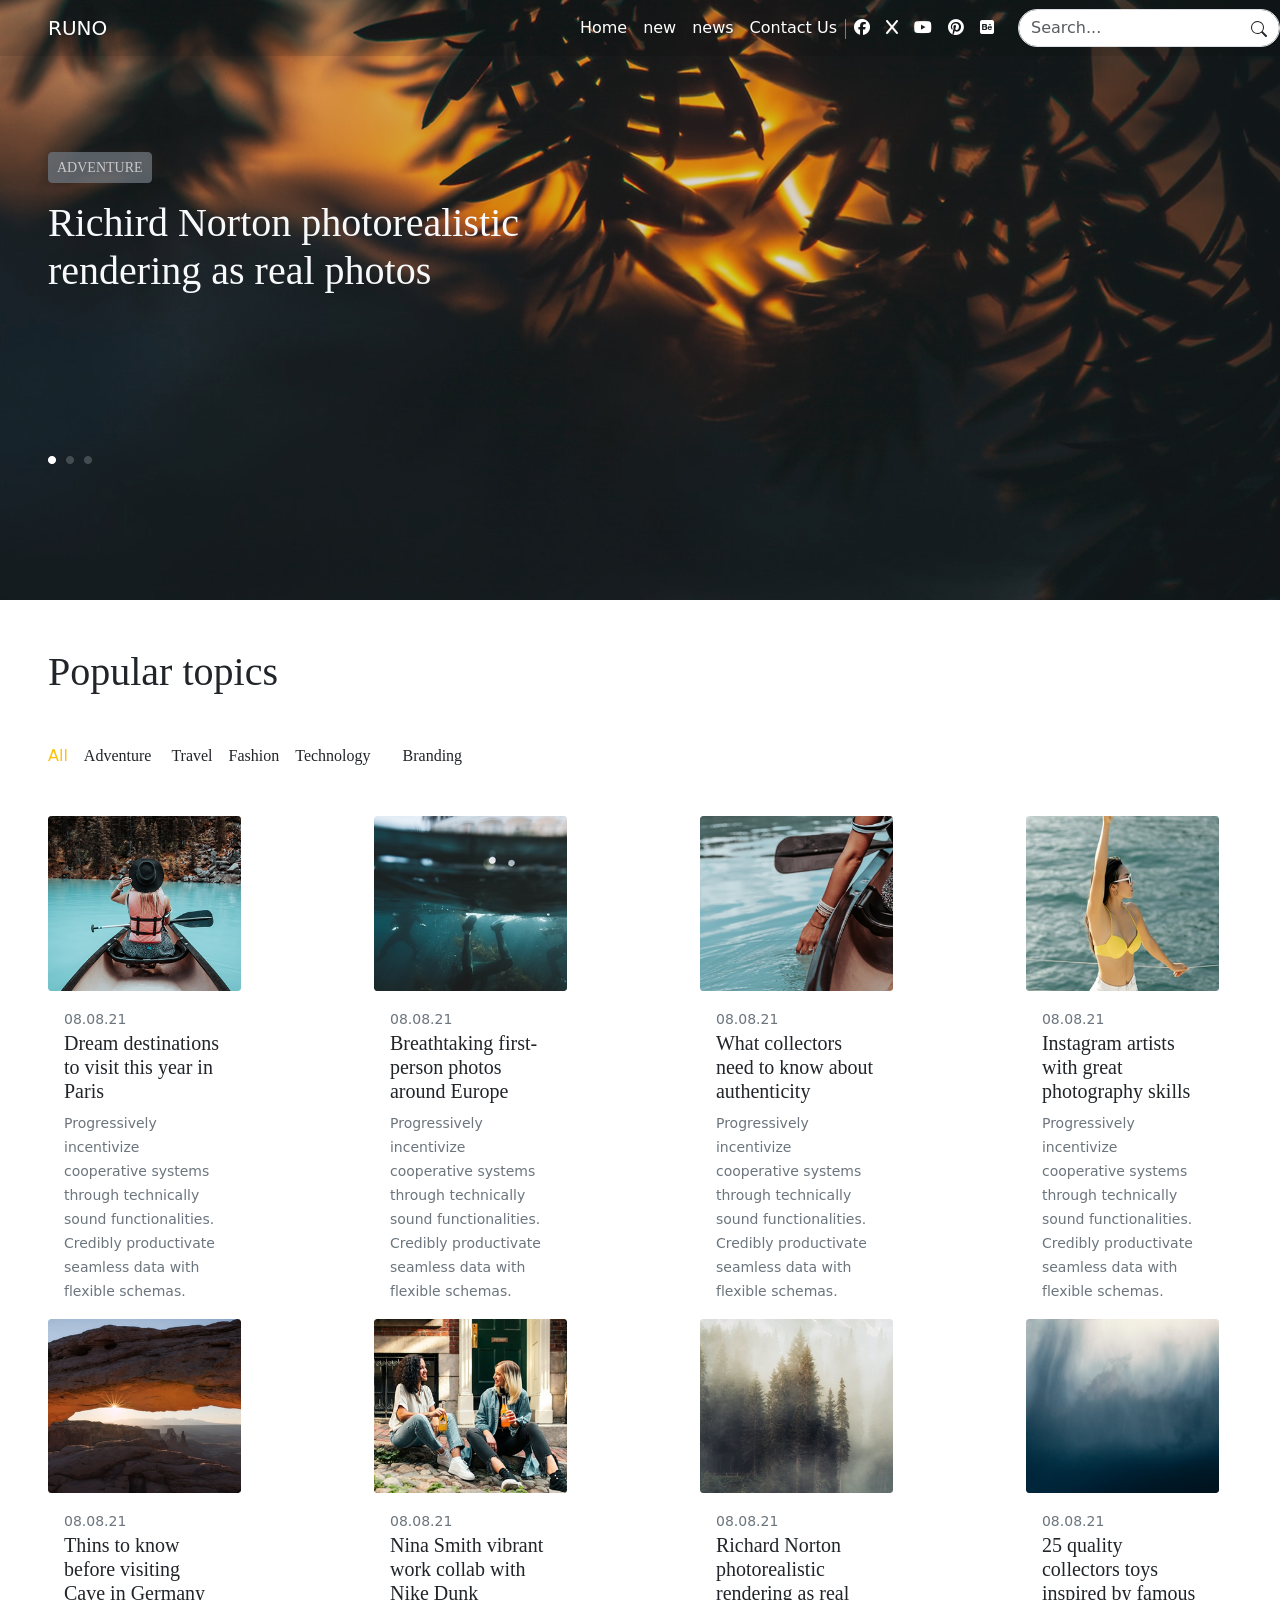
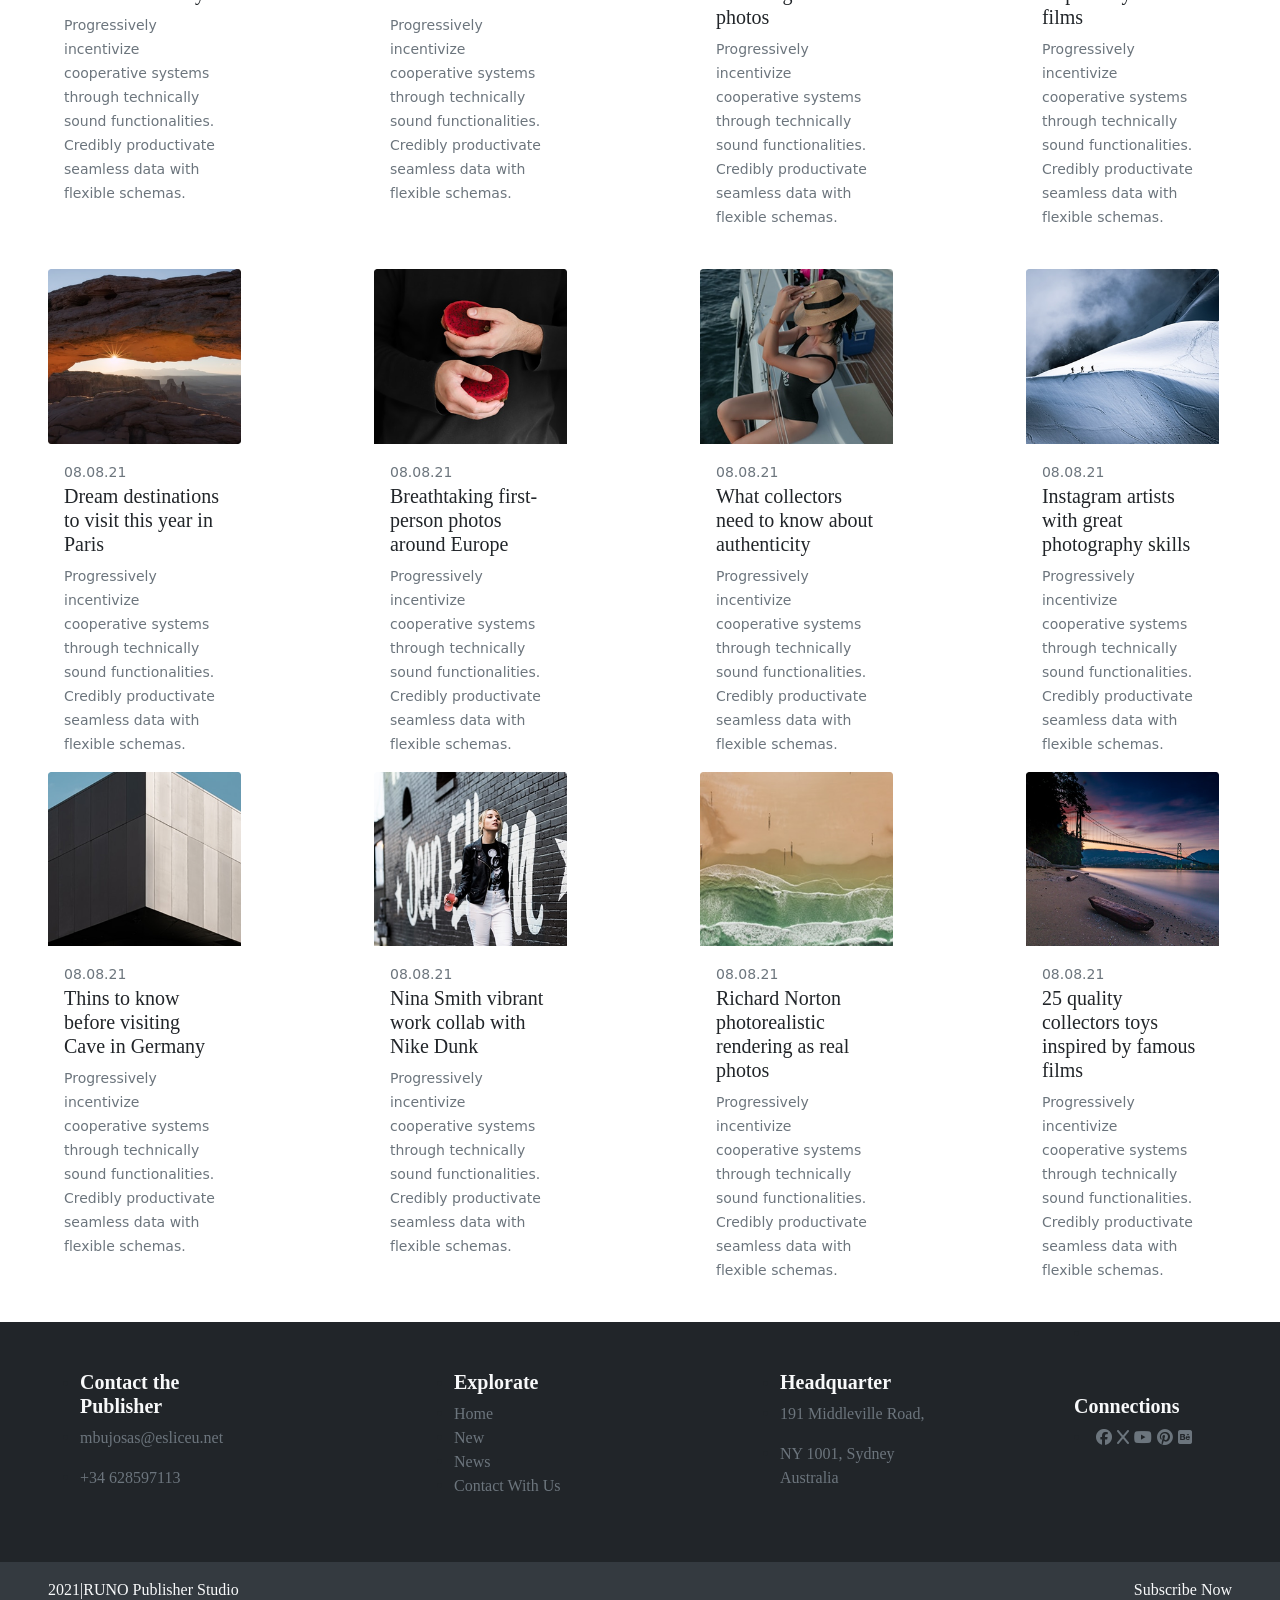
<file: news.html>
<!DOCTYPE html>
<html lang="ca">
<head>
  <meta charset="UTF-8">
  <meta name="viewport" content="width=device-width, initial-scale=1">
  <title></title>

  <link href="https://cdn.jsdelivr.net/npm/bootstrap@5.3.3/dist/css/bootstrap.min.css" rel="stylesheet">
  <link rel="stylesheet" href="assets/css/style.css">
  <link rel="stylesheet" href="https://cdnjs.cloudflare.com/ajax/libs/font-awesome/6.5.0/css/all.min.css"&gt>
</head>
<body>

  <!-- Div zone for headers-->
  <header class="backgrounds bg-home-news">
    
    <nav class="navbar navbar-expand-lg navbar-oscuro">
  <a class="navbar-brand text-white ms-5 " href="index.html">RUNO</a>
  <button class="navbar-toggler bg-light" type="button" data-toggle="collapse" data-target="#navbarSupportedContent" aria-controls="navbarSupportedContent" aria-expanded="false" aria-label="Toggle navigation">
    <span class="navbar-toggler-icon"></span>
  </button>

  <div class="collapse navbar-collapse ms-auto justify-content-end" id="navbarSupportedContent">
    <ul class="navbar-nav mr-auto">
      <li class="nav-item active">
        <a class="nav-link text-white" href="index.html">Home <span class="visually-hidden">(current)</span></a>
      <li class="nav-item">
        <a class="nav-link text-white" href="new.html">new</a>
      </li>
      <li class="nav-item">
        <a class="nav-link text-white" href="news.html">news</a>
      </li>
      <li class="nav-item">
        <a class="nav-link text-white" href="contact.html">Contact Us</a>
      </li>
      <li class="nav-item mt-2">
        <img src="assets/img/linia-divisoria-navbar.png">
      </li>
      <li>
        <a class="nav-link" href="https://www.facebook.com/" target="_blank">
          <i class="fa-brands fa-facebook text-white"></i>
        </a>
      </li>
      <li>
        <a class="nav-link" href="https://x.com/?lang=es" target="_blank">
          <i class="fa-solid fa-x text-white"></i>
        </a>
      </li>
      <li>
        <a class="nav-link" href="https://www.youtube.com/" target="_blank">
          <i class="fa-brands fa-youtube text-white"></i>
        </a>
      </li>
      <li>
        <a class="nav-link" href="https://es.pinterest.com/" target="_blank">
          <i class="fa-brands fa-pinterest text-white"></i>
        </a>
      </li>
      <li>
        <a class="nav-link me-3" href="https://www.behance.net/" target="_blank">
          <i class="fa-brands fa-square-behance text-white"></i>
        </a>
      </li>
    </ul>
    <div class="position-relative">
        <input type="text"
                class="form-control rounded-pill search-bar pe-5"
                placeholder="Search..."
                aria-label="Search">
        <button class="btn position-absolute top-50 end-0 translate-middle-y" type="button">
            <svg xmlns="http://www.w3.org/2000/svg" width="16" height="16" fill="currentColor" class="bi bi-search" viewBox="0 0 16 16">
                <path d="M11.742 10.344a6.5 6.5 0 1 0-1.397 1.398h-.001c.03.04.062.078.098.115l3.85 3.85a1 1 0 0 0 1.415-1.414l-3.85-3.85a1.007 1.007 0 0 0-.115-.1zM12 6.5a5.5 5.5 0 1 1-11 0 5.5 5.5 0 0 1 11 0z"/>
            </svg>
        </button>
    </div>
  </div>
</nav>
<div class="container-fluid mb-3">
</div>
<div class="container-fluid mb-3 mt-3">
</div>
<div class="mb-3 ms-5 mt-5 pt-5">
  <button class="btn btn-secondary opacity-75 btn-sm lora-2 " type="button">ADVENTURE</button>
</div>
<div class="ms-5 mb-5 pb-5">
  <h1 class="lora-4 text-light">Richird Norton photorealistic <br>
    rendering as real photos</h1>
</div>
<div class="ms-5 mt-5 pt-5">
  <img src="/assets/img/3-puntitos-foto-arriba.png" class="">
</div>
</header>
<section class="container-fluid">
  <div class="row">
    <div class="col-sm-12">
      <div class=""></div>
    </div>
  </div>
</section>

<!-- Div zone for small news-->
<div class="mt-5 mb-5 ">
  <hi class="mx-5 h1 lora-4">Popular topics</hi>
</div>
<div class="d-flex mb-5">
  <div class=" ms-5">
    <a class="text-warning me-3" href="index.html">All</a>
  </div>
  <div class="">
    <a class="text-dark lora-2 me-1" href="#adventure">Adventure</a>
  </div>
  <div class="">
    <a class="text-dark lora-2 ms-3 me-3" href="#travel">Travel</a>
  </div>
  <div class="">
    <a class="text-dark lora-2 me-3" href="#fashion">Fashion</a>
  </div>
  <div class="">
    <a class="text-dark lora-2 me-3" href="#technology">Technology</a>
  </div>
  <div class="">
    <a class="text-dark lora-2 mx-3 me-3" href="#branding">Branding</a>
  </div>
</div>

<!--ROW NUMBER 1-->
<div class="row" id="adventure">

  <div class="col-sm-2 ms-5">
    <div class="card post-card border-0">
      <img src="assets/img/foto-1-new-1-row.png">
      <div class="card-body">
        <small class="text-secondary lora-1">08.08.21</small>
        <h5 class="text-dark lora-4">Dream destinations to visit this year in Paris</h5>
          </a>
          <small class="text-secondary lora-1">Progressively incentivize cooperative systems through technically sound functionalities. Credibly productivate seamless data with flexible schemas.</small>
      </div>
    </div>
  </div>

  <div class="col-sm-1"></div>

  <div class="col-sm-2" id="travel">
    <div class="card post-card border-0">
      <img src="assets/img/foto-2-new-1-row.png">
      <div class="card-body">
        <small class="text-secondary lora-1">08.08.21</small>
        <h5 class="text-dark lora-4">Breathtaking first-person photos around Europe</h5>
          </a>
          <small class="text-secondary lora-1">Progressively incentivize cooperative systems through technically sound functionalities. Credibly productivate seamless data with flexible schemas.</small>
      </div>
    </div>
  </div>

  <div class="col-sm-1"></div>

  <div class="col-sm-2" id="technology">
    <div class="card post-card border-0">
      <img src="assets/img/foto-3-new-1-row.png">
      <div class="card-body">
        <small class="text-secondary lora-1">08.08.21</small>
        <h5 class="text-dark lora-4">What collectors need to know about authenticity</h5>
          </a>
          <small class="text-secondary lora-1">Progressively incentivize cooperative systems through technically sound functionalities. Credibly productivate seamless data with flexible schemas.</small>
      </div>
    </div>
  </div>

  <div class="col-sm-1"></div>

  <div class="col-sm-2" id="fashion">
    <div class="card post-card border-0">
      <img src="assets/img/foto-4-new-1-row.png">
      <div class="card-body">
        <small class="text-secondary lora-1">08.08.21</small>
        <h5 class="text-dark lora-4">Instagram artists with great photography skills</h5>
          </a>
          <small class="text-secondary lora-1">Progressively incentivize cooperative systems through technically sound functionalities. Credibly productivate seamless data with flexible schemas.</small>
      </div>
    </div>
  </div>
</div>

<!--ROW NUMBER 2-->
<div class="row">
  <div class="col-sm-2 ms-5 mb-5">
    <div class="card post-card border-0">
      <img src="assets/img/foto-1-new-2-row.png">
      <div class="card-body">
        <small class="text-secondary lora-1">08.08.21</small>
        <h5 class="text-dark lora-4">Thins to know before visiting Cave in Germany</h5>
          </a>
          <small class="text-secondary lora-1">Progressively incentivize cooperative systems through technically sound functionalities. Credibly productivate seamless data with flexible schemas.</small>
      </div>
    </div>
  </div>

  <div class="col-sm-1"></div>

  <div class="col-sm-2">
    <div class="card post-card border-0">
      <img src="assets/img/foto-2-new-2-row.png">
      <div class="card-body">
        <small class="text-secondary lora-1">08.08.21</small>
        <h5 class="text-dark lora-4">Nina Smith vibrant work collab with Nike Dunk</h5>
          </a>
          <small class="text-secondary lora-1">Progressively incentivize cooperative systems through technically sound functionalities. Credibly productivate seamless data with flexible schemas.</small>
      </div>
    </div>
  </div>

  <div class="col-sm-1"></div>

  <div class="col-sm-2">
    <div class="card post-card border-0">
      <img src="assets/img/foto-3-new-2-row.png">
      <div class="card-body">
        <small class="text-secondary lora-1">08.08.21</small>
        <h5 class="text-dark lora-4">Richard Norton photorealistic rendering as real photos</h5>
          </a>
          <small class="text-secondary lora-1">Progressively incentivize cooperative systems through technically sound functionalities. Credibly productivate seamless data with flexible schemas.</small>
      </div>
    </div>
  </div>

  <div class="col-sm-1"></div>

  <div class="col-sm-2">
    <div class="card post-card border-0">
      <img src="assets/img/foto-4-new-2-row.png">
      <div class="card-body">
        <small class="text-secondary lora-1">08.08.21</small>
        <h5 class="text-dark lora-4">25 quality collectors toys inspired by famous films</h5>
          </a>
          <small class="text-secondary lora-1">Progressively incentivize cooperative systems through technically sound functionalities. Credibly productivate seamless data with flexible schemas.</small>
      </div>
    </div>
  </div>
</div>

<!--ROW NUMBER 3-->
<div class="row" id="adventure">

  <div class="col-sm-2 ms-5">
    <div class="card post-card border-0">
      <img src="assets/img/foto-1-new-2-row.png">
      <div class="card-body">
        <small class="text-secondary lora-1">08.08.21</small>
        <h5 class="text-dark lora-4">Dream destinations to visit this year in Paris</h5>
          </a>
          <small class="text-secondary lora-1">Progressively incentivize cooperative systems through technically sound functionalities. Credibly productivate seamless data with flexible schemas.</small>
      </div>
    </div>
  </div>

  <div class="col-sm-1"></div>

  <div class="col-sm-2" id="travel">
    <div class="card post-card border-0">
      <img src="assets/img/foto-2-new-3-row.png">
      <div class="card-body">
        <small class="text-secondary lora-1">08.08.21</small>
        <h5 class="text-dark lora-4">Breathtaking first-person photos around Europe</h5>
          </a>
          <small class="text-secondary lora-1">Progressively incentivize cooperative systems through technically sound functionalities. Credibly productivate seamless data with flexible schemas.</small>
      </div>
    </div>
  </div>

  <div class="col-sm-1"></div>

  <div class="col-sm-2" id="technology">
    <div class="card post-card border-0">
      <img src="assets/img/foto-3-new-3-row.png">
      <div class="card-body">
        <small class="text-secondary lora-1">08.08.21</small>
        <h5 class="text-dark lora-4">What collectors need to know about authenticity</h5>
          </a>
          <small class="text-secondary lora-1">Progressively incentivize cooperative systems through technically sound functionalities. Credibly productivate seamless data with flexible schemas.</small>
      </div>
    </div>
  </div>

  <div class="col-sm-1"></div>

  <div class="col-sm-2" id="fashion">
    <div class="card post-card border-0">
      <img src="assets/img/foto-4-new-3-row.png">
      <div class="card-body">
        <small class="text-secondary lora-1">08.08.21</small>
        <h5 class="text-dark lora-4">Instagram artists with great photography skills</h5>
          </a>
          <small class="text-secondary lora-1">Progressively incentivize cooperative systems through technically sound functionalities. Credibly productivate seamless data with flexible schemas.</small>
      </div>
    </div>
  </div>
</div>

<!--ROW NUMBER 4-->
<div class="row">
  <div class="col-sm-2 ms-5 mb-5">
    <div class="card post-card border-0">
      <img src="assets/img/foto-1-new-4-row.png">
      <div class="card-body">
        <small class="text-secondary lora-1">08.08.21</small>
        <h5 class="text-dark lora-4">Thins to know before visiting Cave in Germany</h5>
          </a>
          <small class="text-secondary lora-1">Progressively incentivize cooperative systems through technically sound functionalities. Credibly productivate seamless data with flexible schemas.</small>
      </div>
    </div>
  </div>

  <div class="col-sm-1"></div>

  <div class="col-sm-2">
    <div class="card post-card border-0">
      <img src="assets/img/foto-2-new-4-row.png">
      <div class="card-body">
        <small class="text-secondary lora-1">08.08.21</small>
        <h5 class="text-dark lora-4">Nina Smith vibrant work collab with Nike Dunk</h5>
          </a>
          <small class="text-secondary lora-1">Progressively incentivize cooperative systems through technically sound functionalities. Credibly productivate seamless data with flexible schemas.</small>
      </div>
    </div>
  </div>

  <div class="col-sm-1"></div>

  <div class="col-sm-2">
    <div class="card post-card border-0">
      <img src="assets/img/foto-3-new-4-row.png">
      <div class="card-body">
        <small class="text-secondary lora-1">08.08.21</small>
        <h5 class="text-dark lora-4">Richard Norton photorealistic rendering as real photos</h5>
          </a>
          <small class="text-secondary lora-1">Progressively incentivize cooperative systems through technically sound functionalities. Credibly productivate seamless data with flexible schemas.</small>
      </div>
    </div>
  </div>

  <div class="col-sm-1"></div>

  <div class="col-sm-2">
    <div class="card post-card border-0">
      <img src="assets/img/foto-4-new-4-row.png">
      <div class="card-body">
        <small class="text-secondary lora-1">08.08.21</small>
        <h5 class="text-dark lora-4">25 quality collectors toys inspired by famous films</h5>
          </a>
          <small class="text-secondary lora-1">Progressively incentivize cooperative systems through technically sound functionalities. Credibly productivate seamless data with flexible schemas.</small>
      </div>
    </div>
  </div>
</div>
<!--FOOTER ZONE-->
<footer class="bg-dark">
  <div class="row">
    <div class="col-sm-2 mx-5">
      <ul>
        <li>
          <h5 class="text-light mt-5 lora-7">Contact the Publisher</h5>
        </li>
        <li>
          <p class="text-secondary lora-4">mbujosas@esliceu.net</p>
        </li>
        <li>
          <p class="text-secondary lora-4">+34 628597113</p>
        </li>
      </ul>
    </div>
    <div class="col-sm-1"></div>
    <div class="col-sm-2 mb-5">
      <ul>
        <li>
          <h5 class="text-light mt-5 lora-7">Explorate</h5>
        </li>
        <li>
          <a href="/index.html" class="text-secondary lora-4">Home</a>
        </li>
        <li>
          <a href="/new.html" class="text-secondary lora-4">New</a>
        </li>
        <li>
          <a href="/news.html" class="text-secondary lora-4">News</a>
        </li>
        <li>
          <a href="/contact.html" class="text-secondary lora-4">Contact With Us</a>
        </li>
      </ul>
    </div>
    <div class="col-sm-1"></div>
    <div class="col-sm-2">
      <ul>
        <li>
          <h5 class="text-light mt-5 lora-7">Headquarter</h5>
        </li>
        <li>
          <p class="text-secondary lora-4">191 Middleville Road,</p>
        </li>
        <li>
          <p class="text-secondary lora-4">NY 1001, Sydney Australia</p>
        </li>
      </ul>
    </div>
    <div class="col-sm-1"></div>
    <div class="col-sm-2">
      <li>
          <h5 class="text-light mt-5 lora-7">Connections</h5>
      </li>
      <li>
        <a href="https://www.facebook.com/" target="_blank">
          <i class="fa-brands fa-facebook"></i>
        </a>
        <a href="https://x.com/?lang=es" target="_blank">
          <i class="fa-solid fa-x"></i>
        </a>
        <a href="https://www.youtube.com/" target="_blank">
          <i class="fa-brands fa-youtube"></i>
        </a>
        <a href="https://es.pinterest.com/" target="_blank">
          <i class="fa-brands fa-pinterest"></i>
        </a>
        <a href="https://www.behance.net/" target="_blank">
          <i class="fa-brands fa-square-behance"></i>
        </a>
      </li>
    </div>
  </div>
</footer>

<!--2ND FOOTER ZONE-->
<footer class="background-sub-footer">
  <div class="row px-5">
    <div class="col-sm-6 mt-3">
      <p class="lora-4 text-light">2021|RUNO Publisher Studio</p>
    </div>
    <div class="col-sm-6 mt-3 text-end">
      <p class="lora-4 text-light">Subscribe Now</p>
    </div>
    </div>
  </div>
</footer>
<script src="https://code.jquery.com/jquery-3.3.1.slim.min.js" integrity="sha384-q8i/X+965DzO0rT7abK41JStQIAqVgRVzpbzo5smXKp4YfRvH+8abtTE1Pi6jizo" crossorigin="anonymous"></script>
<script src="https://cdn.jsdelivr.net/npm/popper.js@1.14.3/dist/umd/popper.min.js" integrity="sha384-ZMP7rVo3mIykV+2+9J3UJ46jBk0WLaUAdn689aCwoqbBJiSnjAK/l8WvCWPIPm49" crossorigin="anonymous"></script>
<script src="https://cdn.jsdelivr.net/npm/bootstrap@4.1.3/dist/js/bootstrap.min.js" integrity="sha384-ChfqqxuZUCnJSK3+MXmPNIyE6ZbWh2IMqE241rYiqJxyMiZ6OW/JmZQ5stwEULTy" crossorigin="anonymous"></script>
</body>
</html>
</file>
<file: assets/css/style.css>
@import url('https://fonts.googleapis.com/css2?family=Roboto:ital,wght@0,100..900;1,100..900&display=swap');

.roboto-4{
  font-family: "Roboto", sans-serif;
  font-optical-sizing: auto;
  font-weight: 400;
  font-style: normal;
  font-variation-settings:
    "wdth" 100;
}

@import url('https://fonts.googleapis.com/css2?family=Lora:ital,wght@0,400..700;1,400..700&display=swap');

a{
    text-decoration: none;
}

.lora-2 {
  font-family: "Lora", serif;
  font-optical-sizing: auto;
  font-weight: 200;
  font-style: normal;
}

.lora-4 {
  font-family: "Lora", serif;
  font-optical-sizing: auto;
  font-weight: 400;
  font-style: normal;
}

.lora-7 {
  font-family: "Lora", serif;
  font-optical-sizing: auto;
  font-weight: 700;
  font-style: normal;
}

.backgrounds{
    background-position: center;
    background-repeat: no-repeat;
    background-size: cover;
    width: 100%;
}

.navbar-oscuro {
    background-color: rgba(0, 0, 0, 0.1);
}

.bg-home {
    background-image: url(../img/home-imatge-aferrada-navbar.png);
    height: 600px;
}

.bg-home-contact {
    background-image: url(../img/foto-navbar-contact.png);
    height: 600px;
}

.bg-home-new {
    background-image: url(../img/foto-navbar-new.png);
    height: 600px;
}

.bg-home-news {
    background-image: url(../img/foto-navbar-news.png);
    height: 600px;
}

.bg-boto {
    background-color:#B22727;
;
}

.conections-tamany {
    width: 172;
    height: 20;
}

i{
    color: #6C757D;
}

.background-sub-footer{
    background-color: #343A40;
}

.bg-2a-foto-home {
    height: 600px;
    background-image: url("../img/2a-foto-gran-home.png");
    background-size: cover;
    background-position: center;
    background-repeat: no-repeat;
}

.tamany-ftos-abaix-home{
    width: 420px;
    height: 350px;
}

.color-texto-news-abaix-home{
    color: #E5E5E5;
}

.bg-transparent{
    background-color: transparent;
}

.text-taronja-fort{
    color: #D4A373;
}

.size-img-copyright{
    width: 50px;
    height: 50px;
}

.bg-back-new{
    background-color: #f0efef;
}

.color-minitexto-header-new{
    color: #E5E5E5;
}
</file>
